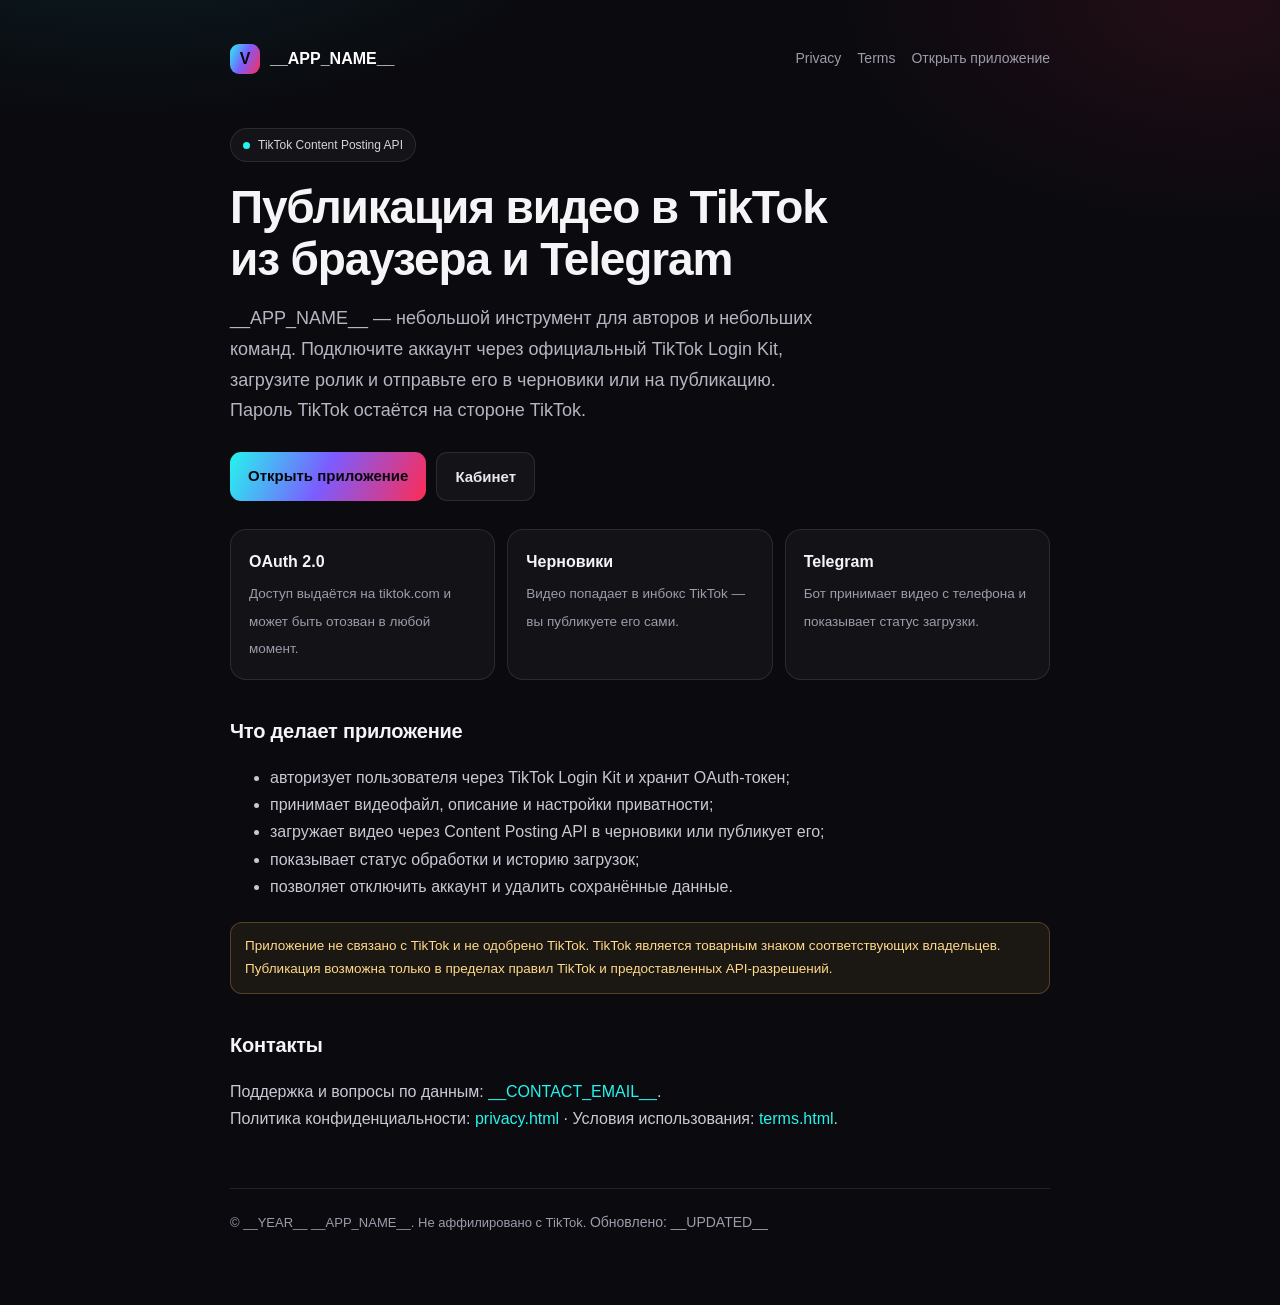
<file: site/index.html>
<!doctype html>
<html lang="ru">
<head>
  <meta charset="utf-8">
  <meta name="viewport" content="width=device-width, initial-scale=1">
  <title>__APP_NAME__ — публикация видео в TikTok</title>
  <meta name="description" content="__APP_NAME__ помогает авторам загружать видео в TikTok через официальный Content Posting API: из браузера и Telegram.">
  <link rel="stylesheet" href="./style.css">
</head>
<body>
  <div class="wrap">
    <header class="top">
      <a class="brand" href="./index.html"><span class="logo">V</span> __APP_NAME__</a>
      <nav>
        <a href="./privacy.html">Privacy</a>
        <a href="./terms.html">Terms</a>
        <a href="__APP_URL__">Открыть приложение</a>
      </nav>
    </header>

    <main>
      <span class="pill"><span class="dot"></span> TikTok Content Posting API</span>
      <h1>Публикация видео в TikTok<br>из браузера и Telegram</h1>
      <p class="lead">
        __APP_NAME__ — небольшой инструмент для авторов и небольших команд.
        Подключите аккаунт через официальный TikTok Login Kit, загрузите ролик
        и отправьте его в черновики или на публикацию. Пароль TikTok остаётся
        на стороне TikTok.
      </p>
      <div class="actions">
        <a class="btn primary" href="__APP_URL__">Открыть приложение</a>
        <a class="btn ghost" href="__APP_URL__/dashboard">Кабинет</a>
      </div>

      <div class="grid">
        <div class="card"><b>OAuth 2.0</b><span>Доступ выдаётся на tiktok.com и может быть отозван в любой момент.</span></div>
        <div class="card"><b>Черновики</b><span>Видео попадает в инбокс TikTok — вы публикуете его сами.</span></div>
        <div class="card"><b>Telegram</b><span>Бот принимает видео с телефона и показывает статус загрузки.</span></div>
      </div>

      <h2>Что делает приложение</h2>
      <ul>
        <li>авторизует пользователя через TikTok Login Kit и хранит OAuth-токен;</li>
        <li>принимает видеофайл, описание и настройки приватности;</li>
        <li>загружает видео через Content Posting API в черновики или публикует его;</li>
        <li>показывает статус обработки и историю загрузок;</li>
        <li>позволяет отключить аккаунт и удалить сохранённые данные.</li>
      </ul>

      <div class="note">
        Приложение не связано с TikTok и не одобрено TikTok. TikTok является
        товарным знаком соответствующих владельцев. Публикация возможна только
        в пределах правил TikTok и предоставленных API-разрешений.
      </div>

      <h2>Контакты</h2>
      <p>
        Поддержка и вопросы по данным: <a href="mailto:__CONTACT_EMAIL__">__CONTACT_EMAIL__</a>.<br>
        Политика конфиденциальности: <a href="./privacy.html">privacy.html</a> ·
        Условия использования: <a href="./terms.html">terms.html</a>.
      </p>
    </main>

    <footer>
      © __YEAR__ __APP_NAME__. Не аффилировано с TikTok.
      <span class="small">Обновлено: __UPDATED__</span>
    </footer>
  </div>
</body>
</html>
</file>
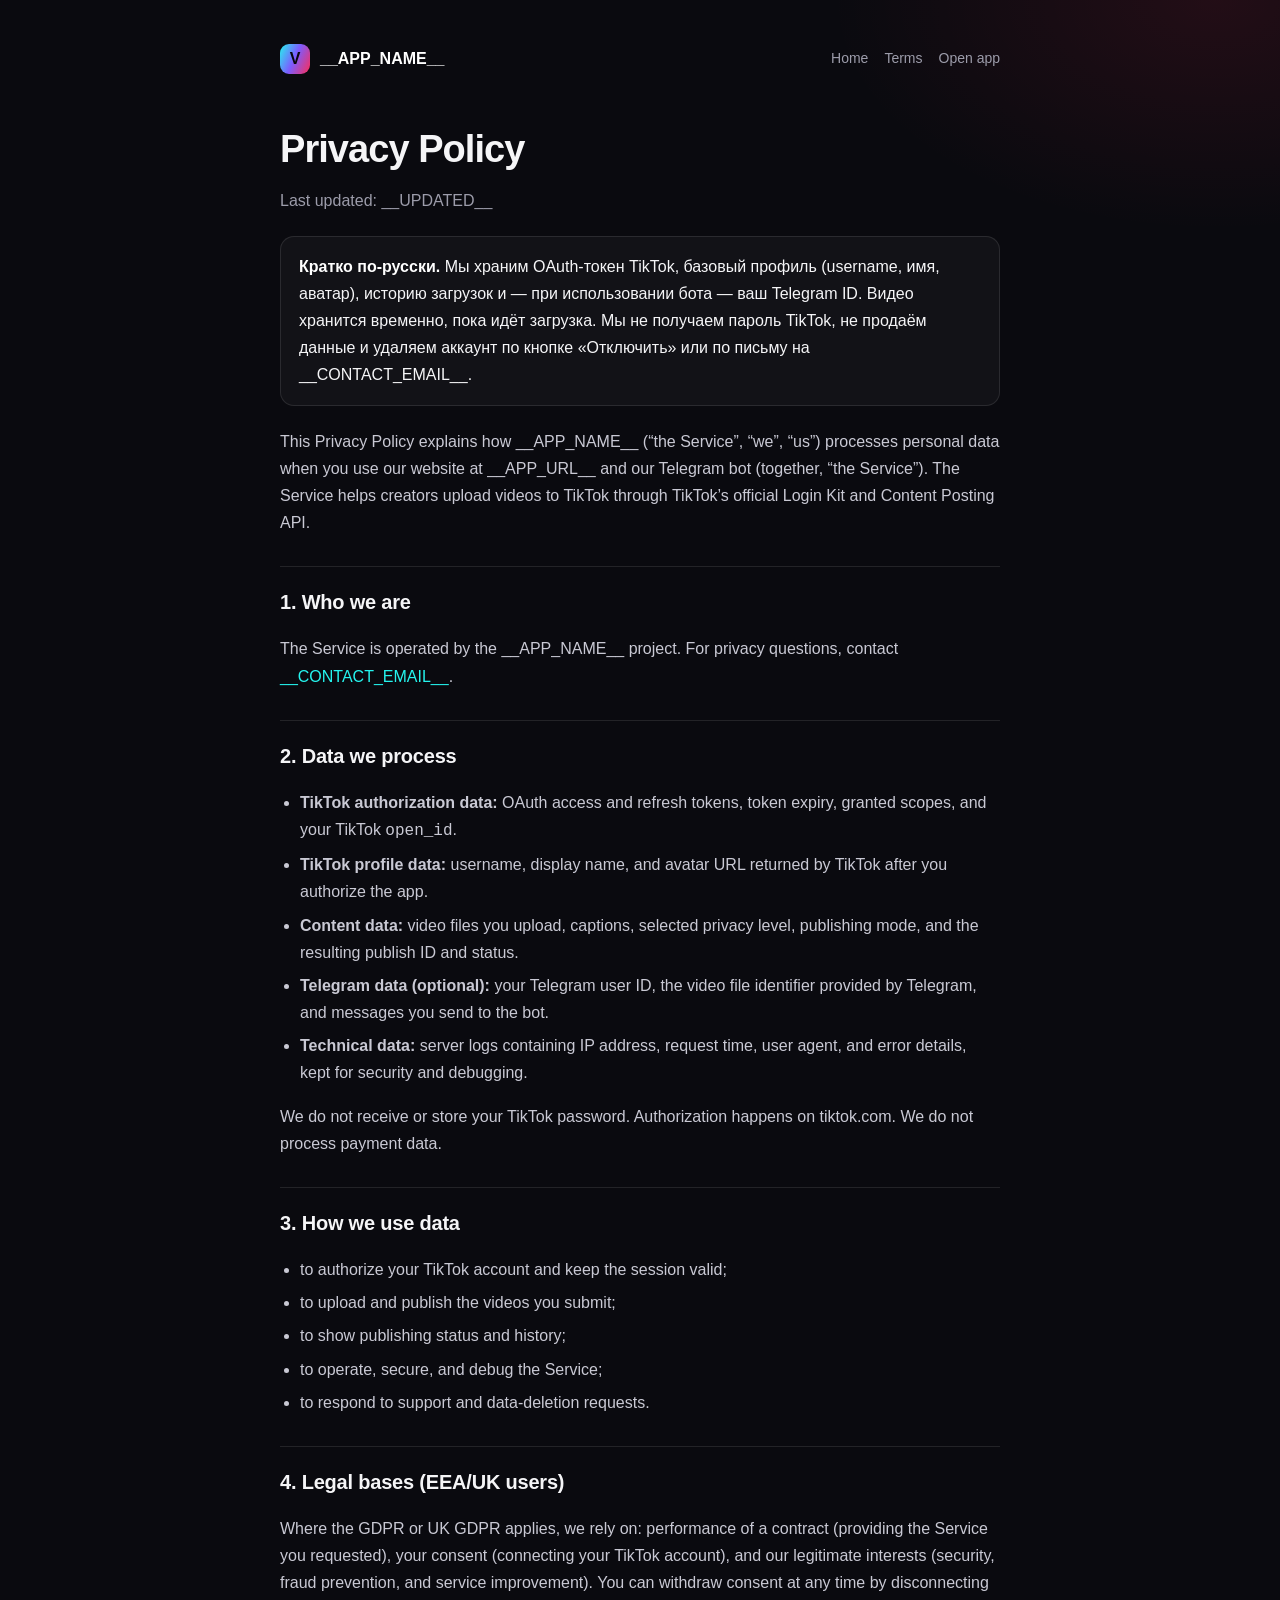
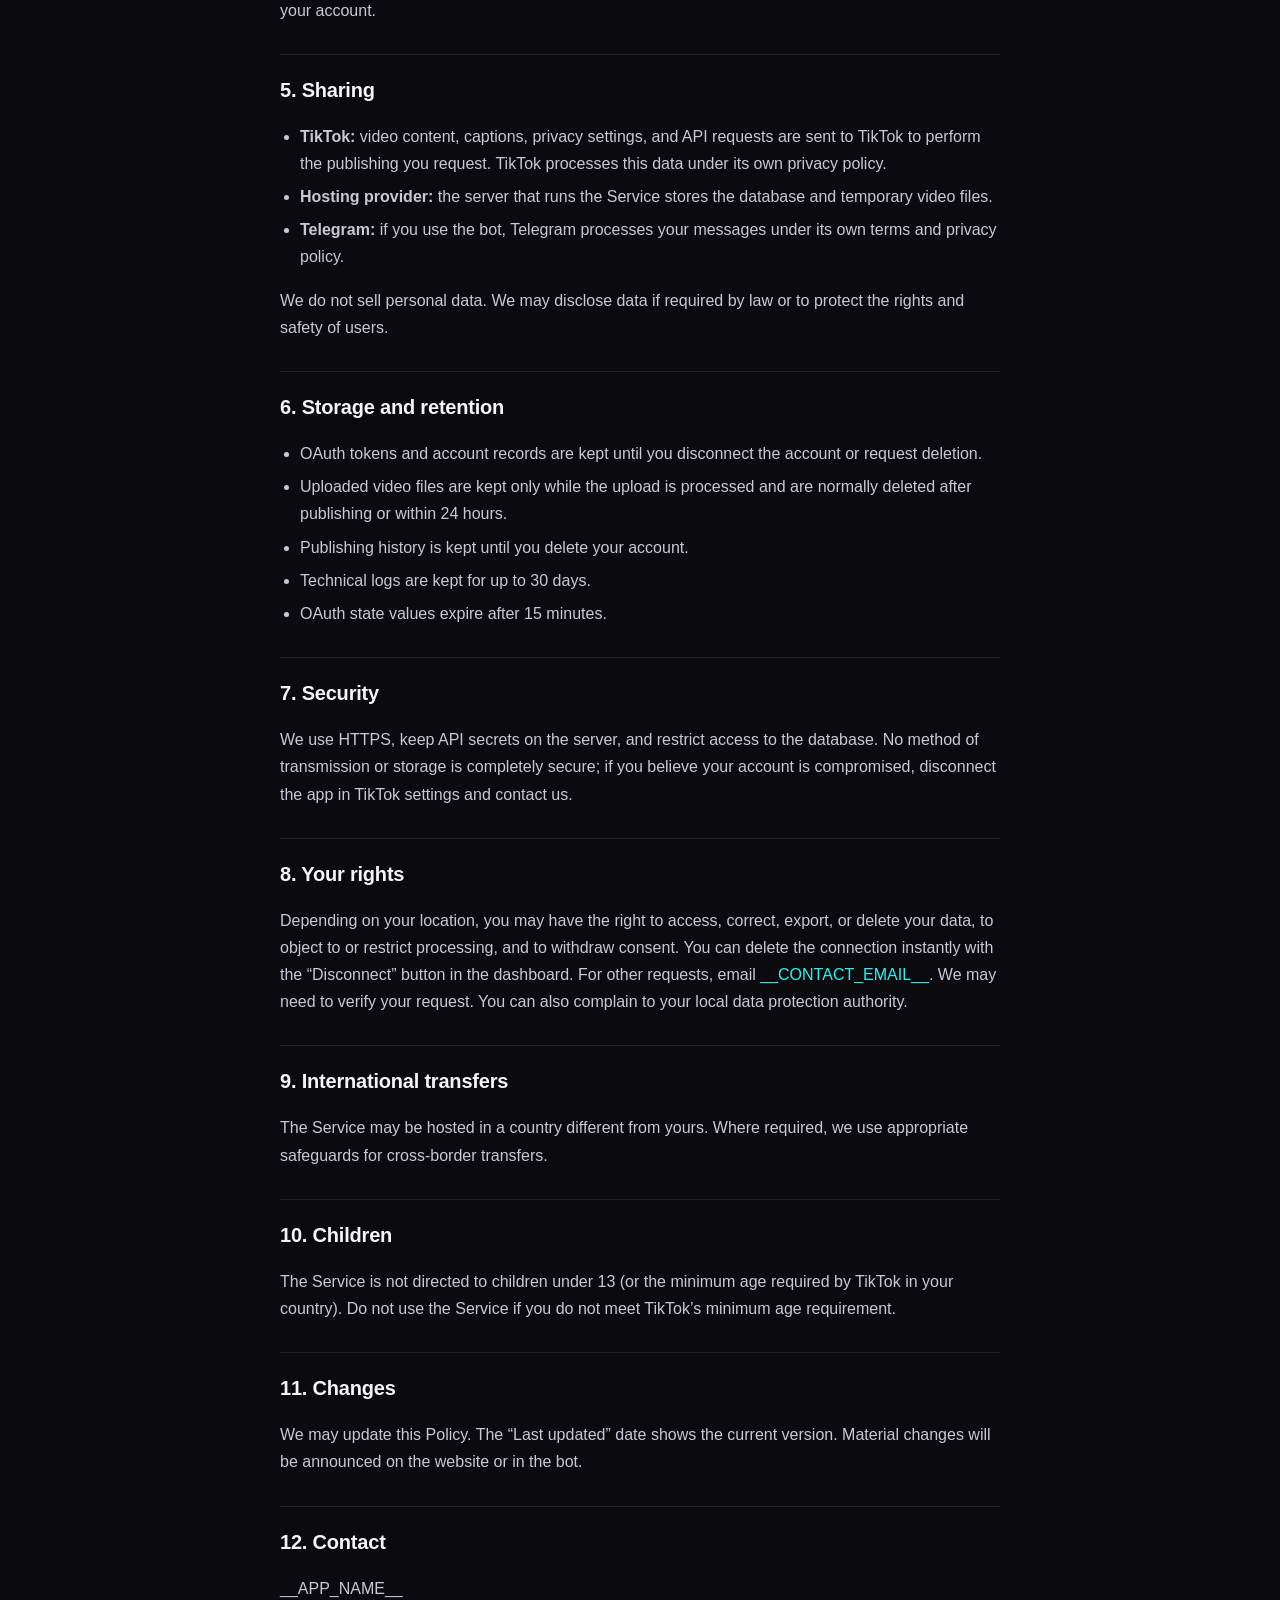
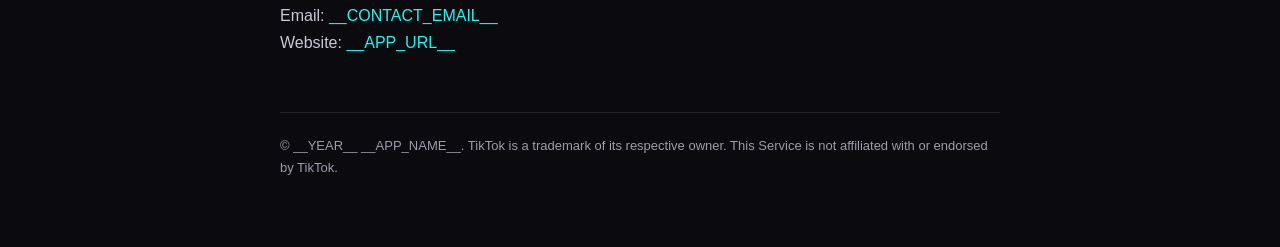
<file: site/privacy.html>
<!doctype html>
<html lang="en">
<head>
  <meta charset="utf-8">
  <meta name="viewport" content="width=device-width, initial-scale=1">
  <title>Privacy Policy — __APP_NAME__</title>
  <link rel="stylesheet" href="./style.css">
</head>
<body>
  <div class="wrap policy">
    <header class="top">
      <a class="brand" href="./index.html"><span class="logo">V</span> __APP_NAME__</a>
      <nav>
        <a href="./index.html">Home</a>
        <a href="./terms.html">Terms</a>
        <a href="__APP_URL__">Open app</a>
      </nav>
    </header>

    <h1>Privacy Policy</h1>
    <p class="muted">Last updated: __UPDATED__</p>

    <div class="summary">
      <b>Кратко по-русски.</b> Мы храним OAuth-токен TikTok, базовый профиль
      (username, имя, аватар), историю загрузок и — при использовании бота —
      ваш Telegram ID. Видео хранится временно, пока идёт загрузка. Мы не
      получаем пароль TikTok, не продаём данные и удаляем аккаунт по кнопке
      «Отключить» или по письму на __CONTACT_EMAIL__.
    </div>

    <p>
      This Privacy Policy explains how __APP_NAME__ (“the Service”, “we”, “us”)
      processes personal data when you use our website at __APP_URL__ and our
      Telegram bot (together, “the Service”). The Service helps creators upload
      videos to TikTok through TikTok’s official Login Kit and Content Posting
      API.
    </p>

    <h2>1. Who we are</h2>
    <p>
      The Service is operated by the __APP_NAME__ project. For privacy questions,
      contact <a href="mailto:__CONTACT_EMAIL__">__CONTACT_EMAIL__</a>.
    </p>

    <h2>2. Data we process</h2>
    <ul>
      <li><b>TikTok authorization data:</b> OAuth access and refresh tokens,
        token expiry, granted scopes, and your TikTok <code>open_id</code>.</li>
      <li><b>TikTok profile data:</b> username, display name, and avatar URL
        returned by TikTok after you authorize the app.</li>
      <li><b>Content data:</b> video files you upload, captions, selected
        privacy level, publishing mode, and the resulting publish ID and
        status.</li>
      <li><b>Telegram data (optional):</b> your Telegram user ID, the video file
        identifier provided by Telegram, and messages you send to the bot.</li>
      <li><b>Technical data:</b> server logs containing IP address, request
        time, user agent, and error details, kept for security and debugging.</li>
    </ul>
    <p>
      We do not receive or store your TikTok password. Authorization happens on
      tiktok.com. We do not process payment data.
    </p>

    <h2>3. How we use data</h2>
    <ul>
      <li>to authorize your TikTok account and keep the session valid;</li>
      <li>to upload and publish the videos you submit;</li>
      <li>to show publishing status and history;</li>
      <li>to operate, secure, and debug the Service;</li>
      <li>to respond to support and data-deletion requests.</li>
    </ul>

    <h2>4. Legal bases (EEA/UK users)</h2>
    <p>
      Where the GDPR or UK GDPR applies, we rely on: performance of a contract
      (providing the Service you requested), your consent (connecting your
      TikTok account), and our legitimate interests (security, fraud prevention,
      and service improvement). You can withdraw consent at any time by
      disconnecting your account.
    </p>

    <h2>5. Sharing</h2>
    <ul>
      <li><b>TikTok:</b> video content, captions, privacy settings, and API
        requests are sent to TikTok to perform the publishing you request.
        TikTok processes this data under its own privacy policy.</li>
      <li><b>Hosting provider:</b> the server that runs the Service stores the
        database and temporary video files.</li>
      <li><b>Telegram:</b> if you use the bot, Telegram processes your messages
        under its own terms and privacy policy.</li>
    </ul>
    <p>
      We do not sell personal data. We may disclose data if required by law or
      to protect the rights and safety of users.
    </p>

    <h2>6. Storage and retention</h2>
    <ul>
      <li>OAuth tokens and account records are kept until you disconnect the
        account or request deletion.</li>
      <li>Uploaded video files are kept only while the upload is processed and
        are normally deleted after publishing or within 24 hours.</li>
      <li>Publishing history is kept until you delete your account.</li>
      <li>Technical logs are kept for up to 30 days.</li>
      <li>OAuth state values expire after 15 minutes.</li>
    </ul>

    <h2>7. Security</h2>
    <p>
      We use HTTPS, keep API secrets on the server, and restrict access to the
      database. No method of transmission or storage is completely secure; if
      you believe your account is compromised, disconnect the app in TikTok
      settings and contact us.
    </p>

    <h2>8. Your rights</h2>
    <p>
      Depending on your location, you may have the right to access, correct,
      export, or delete your data, to object to or restrict processing, and to
      withdraw consent. You can delete the connection instantly with the
      “Disconnect” button in the dashboard. For other requests, email
      <a href="mailto:__CONTACT_EMAIL__">__CONTACT_EMAIL__</a>. We may need to
      verify your request. You can also complain to your local data protection
      authority.
    </p>

    <h2>9. International transfers</h2>
    <p>
      The Service may be hosted in a country different from yours. Where
      required, we use appropriate safeguards for cross-border transfers.
    </p>

    <h2>10. Children</h2>
    <p>
      The Service is not directed to children under 13 (or the minimum age
      required by TikTok in your country). Do not use the Service if you do not
      meet TikTok’s minimum age requirement.
    </p>

    <h2>11. Changes</h2>
    <p>
      We may update this Policy. The “Last updated” date shows the current
      version. Material changes will be announced on the website or in the bot.
    </p>

    <h2>12. Contact</h2>
    <p>
      __APP_NAME__<br>
      Email: <a href="mailto:__CONTACT_EMAIL__">__CONTACT_EMAIL__</a><br>
      Website: <a href="__APP_URL__">__APP_URL__</a>
    </p>

    <footer>
      © __YEAR__ __APP_NAME__. TikTok is a trademark of its respective owner.
      This Service is not affiliated with or endorsed by TikTok.
    </footer>
  </div>
</body>
</html>
</file>
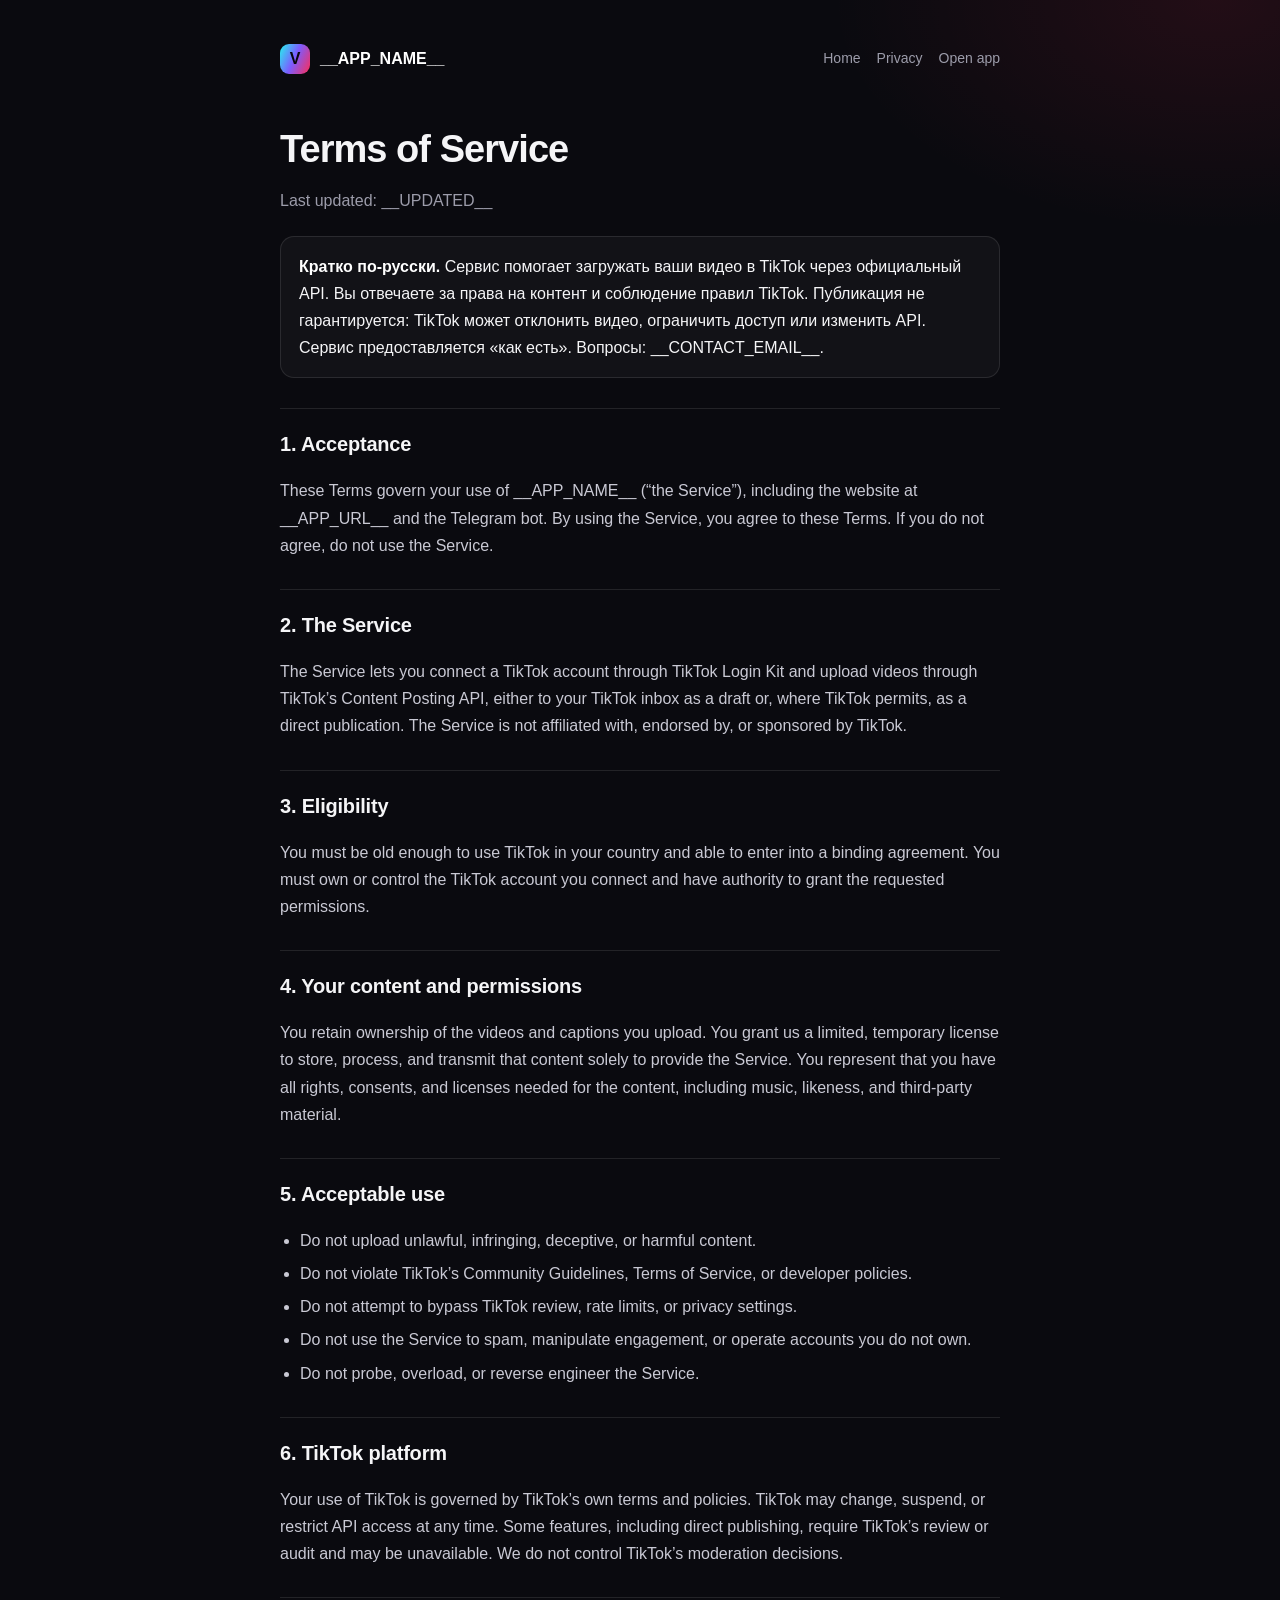
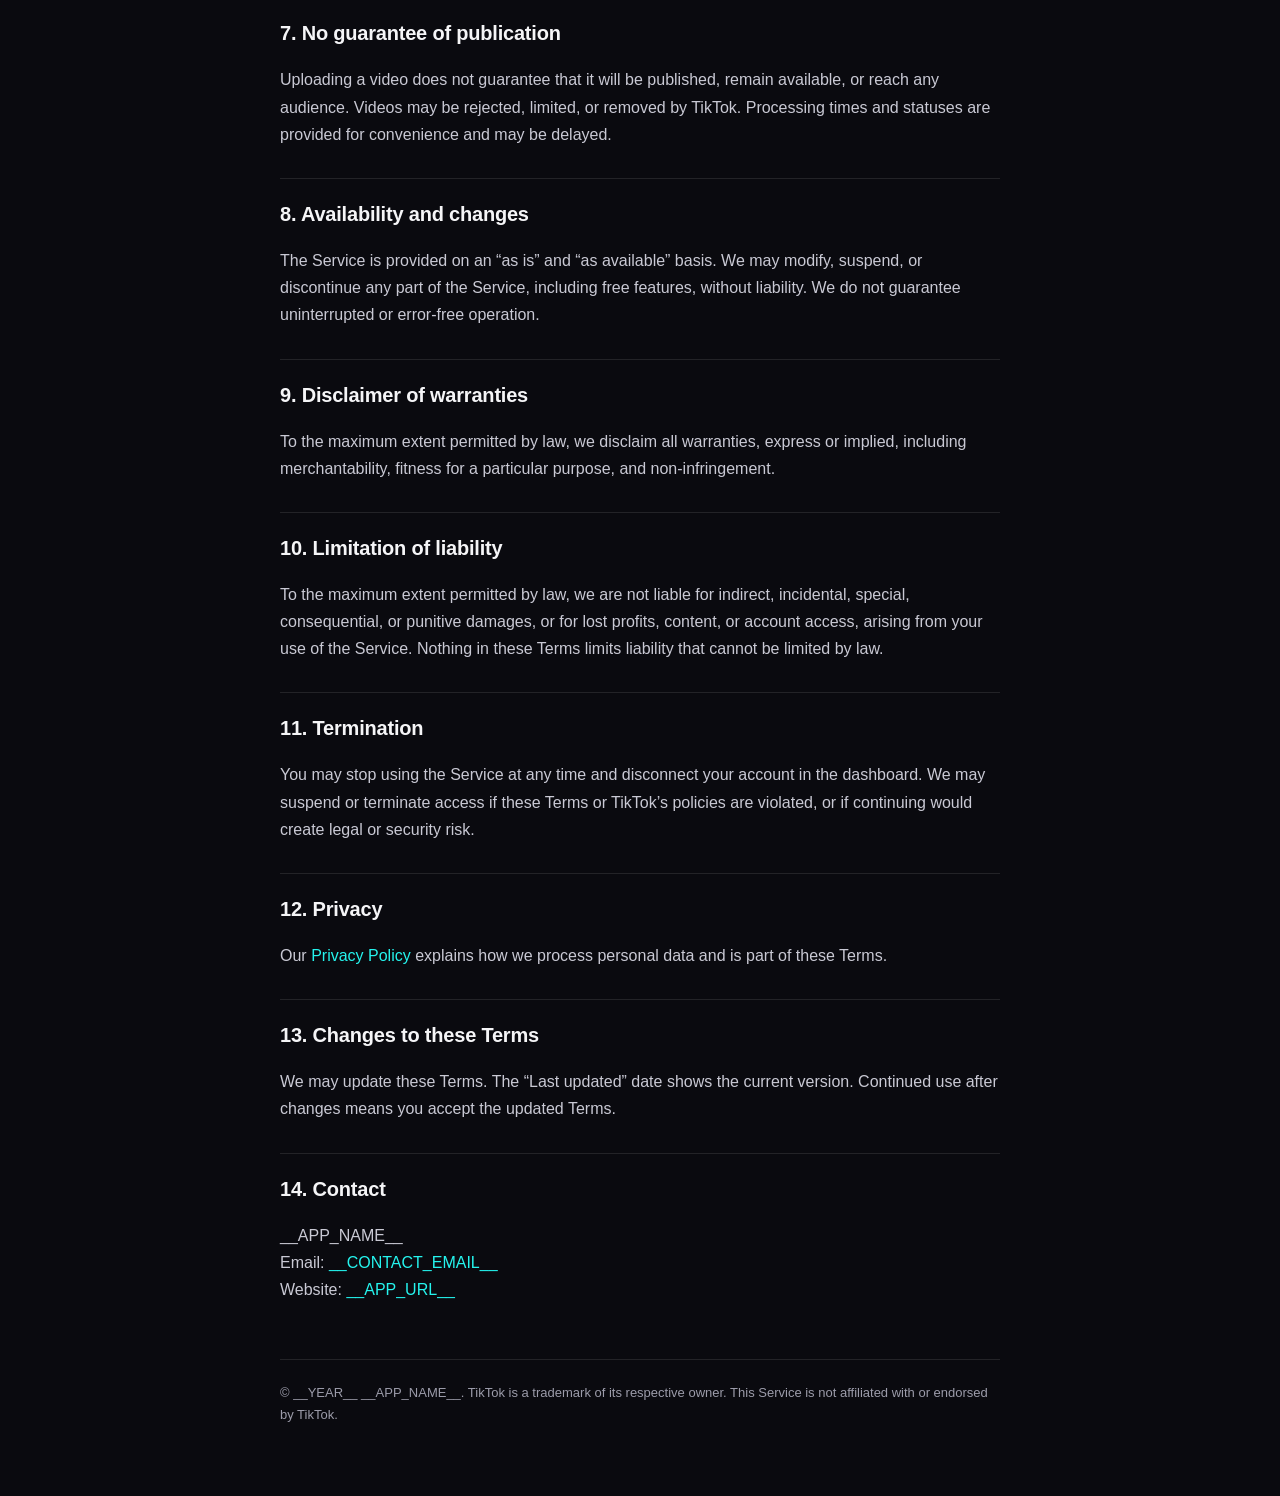
<file: site/terms.html>
<!doctype html>
<html lang="en">
<head>
  <meta charset="utf-8">
  <meta name="viewport" content="width=device-width, initial-scale=1">
  <title>Terms of Service — __APP_NAME__</title>
  <link rel="stylesheet" href="./style.css">
</head>
<body>
  <div class="wrap policy">
    <header class="top">
      <a class="brand" href="./index.html"><span class="logo">V</span> __APP_NAME__</a>
      <nav>
        <a href="./index.html">Home</a>
        <a href="./privacy.html">Privacy</a>
        <a href="__APP_URL__">Open app</a>
      </nav>
    </header>

    <h1>Terms of Service</h1>
    <p class="muted">Last updated: __UPDATED__</p>

    <div class="summary">
      <b>Кратко по-русски.</b> Сервис помогает загружать ваши видео в TikTok через
      официальный API. Вы отвечаете за права на контент и соблюдение правил
      TikTok. Публикация не гарантируется: TikTok может отклонить видео,
      ограничить доступ или изменить API. Сервис предоставляется «как есть».
      Вопросы: __CONTACT_EMAIL__.
    </div>

    <h2>1. Acceptance</h2>
    <p>
      These Terms govern your use of __APP_NAME__ (“the Service”), including the
      website at __APP_URL__ and the Telegram bot. By using the Service, you
      agree to these Terms. If you do not agree, do not use the Service.
    </p>

    <h2>2. The Service</h2>
    <p>
      The Service lets you connect a TikTok account through TikTok Login Kit and
      upload videos through TikTok’s Content Posting API, either to your TikTok
      inbox as a draft or, where TikTok permits, as a direct publication. The
      Service is not affiliated with, endorsed by, or sponsored by TikTok.
    </p>

    <h2>3. Eligibility</h2>
    <p>
      You must be old enough to use TikTok in your country and able to enter
      into a binding agreement. You must own or control the TikTok account you
      connect and have authority to grant the requested permissions.
    </p>

    <h2>4. Your content and permissions</h2>
    <p>
      You retain ownership of the videos and captions you upload. You grant us a
      limited, temporary license to store, process, and transmit that content
      solely to provide the Service. You represent that you have all rights,
      consents, and licenses needed for the content, including music, likeness,
      and third-party material.
    </p>

    <h2>5. Acceptable use</h2>
    <ul>
      <li>Do not upload unlawful, infringing, deceptive, or harmful content.</li>
      <li>Do not violate TikTok’s Community Guidelines, Terms of Service, or
        developer policies.</li>
      <li>Do not attempt to bypass TikTok review, rate limits, or privacy
        settings.</li>
      <li>Do not use the Service to spam, manipulate engagement, or operate
        accounts you do not own.</li>
      <li>Do not probe, overload, or reverse engineer the Service.</li>
    </ul>

    <h2>6. TikTok platform</h2>
    <p>
      Your use of TikTok is governed by TikTok’s own terms and policies. TikTok
      may change, suspend, or restrict API access at any time. Some features,
      including direct publishing, require TikTok’s review or audit and may be
      unavailable. We do not control TikTok’s moderation decisions.
    </p>

    <h2>7. No guarantee of publication</h2>
    <p>
      Uploading a video does not guarantee that it will be published, remain
      available, or reach any audience. Videos may be rejected, limited, or
      removed by TikTok. Processing times and statuses are provided for
      convenience and may be delayed.
    </p>

    <h2>8. Availability and changes</h2>
    <p>
      The Service is provided on an “as is” and “as available” basis. We may
      modify, suspend, or discontinue any part of the Service, including free
      features, without liability. We do not guarantee uninterrupted or
      error-free operation.
    </p>

    <h2>9. Disclaimer of warranties</h2>
    <p>
      To the maximum extent permitted by law, we disclaim all warranties, express
      or implied, including merchantability, fitness for a particular purpose,
      and non-infringement.
    </p>

    <h2>10. Limitation of liability</h2>
    <p>
      To the maximum extent permitted by law, we are not liable for indirect,
      incidental, special, consequential, or punitive damages, or for lost
      profits, content, or account access, arising from your use of the Service.
      Nothing in these Terms limits liability that cannot be limited by law.
    </p>

    <h2>11. Termination</h2>
    <p>
      You may stop using the Service at any time and disconnect your account in
      the dashboard. We may suspend or terminate access if these Terms or
      TikTok’s policies are violated, or if continuing would create legal or
      security risk.
    </p>

    <h2>12. Privacy</h2>
    <p>
      Our <a href="./privacy.html">Privacy Policy</a> explains how we process
      personal data and is part of these Terms.
    </p>

    <h2>13. Changes to these Terms</h2>
    <p>
      We may update these Terms. The “Last updated” date shows the current
      version. Continued use after changes means you accept the updated Terms.
    </p>

    <h2>14. Contact</h2>
    <p>
      __APP_NAME__<br>
      Email: <a href="mailto:__CONTACT_EMAIL__">__CONTACT_EMAIL__</a><br>
      Website: <a href="__APP_URL__">__APP_URL__</a>
    </p>

    <footer>
      © __YEAR__ __APP_NAME__. TikTok is a trademark of its respective owner.
      This Service is not affiliated with or endorsed by TikTok.
    </footer>
  </div>
</body>
</html>
</file>
<file: site/style.css>
:root {
  --bg: #0a0a0f;
  --panel: #14141c;
  --text: #f5f5f7;
  --muted: #9c9caa;
  --line: rgba(255, 255, 255, 0.1);
  --cyan: #25f4ee;
  --pink: #fe2c55;
  --grad: linear-gradient(115deg, #25f4ee, #7c5cff 48%, #fe2c55);
}
* { box-sizing: border-box; }
body {
  margin: 0;
  background:
    radial-gradient(800px 420px at 10% -10%, rgba(37,244,238,.10), transparent 60%),
    radial-gradient(700px 420px at 95% 0%, rgba(254,44,85,.10), transparent 55%),
    var(--bg);
  color: var(--text);
  font: 16px/1.7 -apple-system, BlinkMacSystemFont, "Segoe UI", Roboto, Arial, sans-serif;
}
a { color: var(--cyan); text-decoration: none; }
a:hover { text-decoration: underline; }
.wrap { width: min(820px, calc(100% - 40px)); margin: 0 auto; padding: 44px 0 70px; }
.top { display: flex; align-items: center; justify-content: space-between; gap: 20px; margin-bottom: 54px; }
.brand { display: flex; align-items: center; gap: 10px; font-weight: 800; color: #fff; }
.brand:hover { text-decoration: none; }
.logo { width: 30px; height: 30px; border-radius: 9px; background: var(--grad); display: grid; place-items: center; color: #08080c; font-weight: 900; }
nav { display: flex; gap: 16px; font-size: 14px; }
nav a { color: var(--muted); }
h1 { font-size: clamp(30px, 5vw, 46px); line-height: 1.12; letter-spacing: -0.025em; margin: 0 0 16px; }
h2 { font-size: 20px; margin: 34px 0 10px; letter-spacing: -0.01em; }
p, li { color: #c9c9d4; }
.lead { font-size: 18px; color: #b6b6c3; max-width: 60ch; }
.muted { color: var(--muted); }
.small { font-size: 14px; }
.pill { display: inline-flex; align-items: center; gap: 8px; border: 1px solid var(--line); border-radius: 100px; padding: 6px 12px; font-size: 12px; color: #d4d4de; margin-bottom: 20px; background: rgba(255,255,255,.04); }
.dot { width: 7px; height: 7px; border-radius: 50%; background: var(--cyan); }
.actions { display: flex; gap: 10px; flex-wrap: wrap; margin: 26px 0; }
.btn { display: inline-block; padding: 11px 18px; border-radius: 11px; font-weight: 650; font-size: 15px; }
.btn.primary { background: var(--grad); color: #08080c; }
.btn.primary:hover { text-decoration: none; }
.btn.ghost { border: 1px solid var(--line); color: #e8e8ef; background: rgba(255,255,255,.04); }
.btn.ghost:hover { text-decoration: none; background: rgba(255,255,255,.08); }
.grid { display: grid; grid-template-columns: repeat(3, 1fr); gap: 12px; margin: 28px 0; }
.card { border: 1px solid var(--line); border-radius: 16px; padding: 18px; background: rgba(255,255,255,.035); }
.card b { display: block; margin-bottom: 4px; }
.card span { color: var(--muted); font-size: 13.5px; }
.note { border: 1px solid rgba(255,200,87,.25); background: rgba(255,200,87,.07); color: #ffd98a; border-radius: 12px; padding: 12px 14px; font-size: 13.5px; margin: 22px 0; }
.policy { max-width: 720px; }
.policy h1 { font-size: 38px; }
.policy h2 { margin-top: 30px; padding-top: 18px; border-top: 1px solid var(--line); }
.policy ul { padding-left: 20px; }
.policy li { margin-bottom: 6px; }
.summary { border: 1px solid var(--line); background: rgba(255,255,255,.035); border-radius: 14px; padding: 16px 18px; margin: 22px 0; }
.summary b { color: #fff; }
footer { border-top: 1px solid var(--line); margin-top: 56px; padding-top: 22px; color: var(--muted); font-size: 13px; }
footer a { color: #b9b9c6; }
@media (max-width: 700px) {
  .grid { grid-template-columns: 1fr; }
  .top { flex-direction: column; align-items: flex-start; gap: 14px; margin-bottom: 36px; }
  nav { flex-wrap: wrap; }
}
</file>
